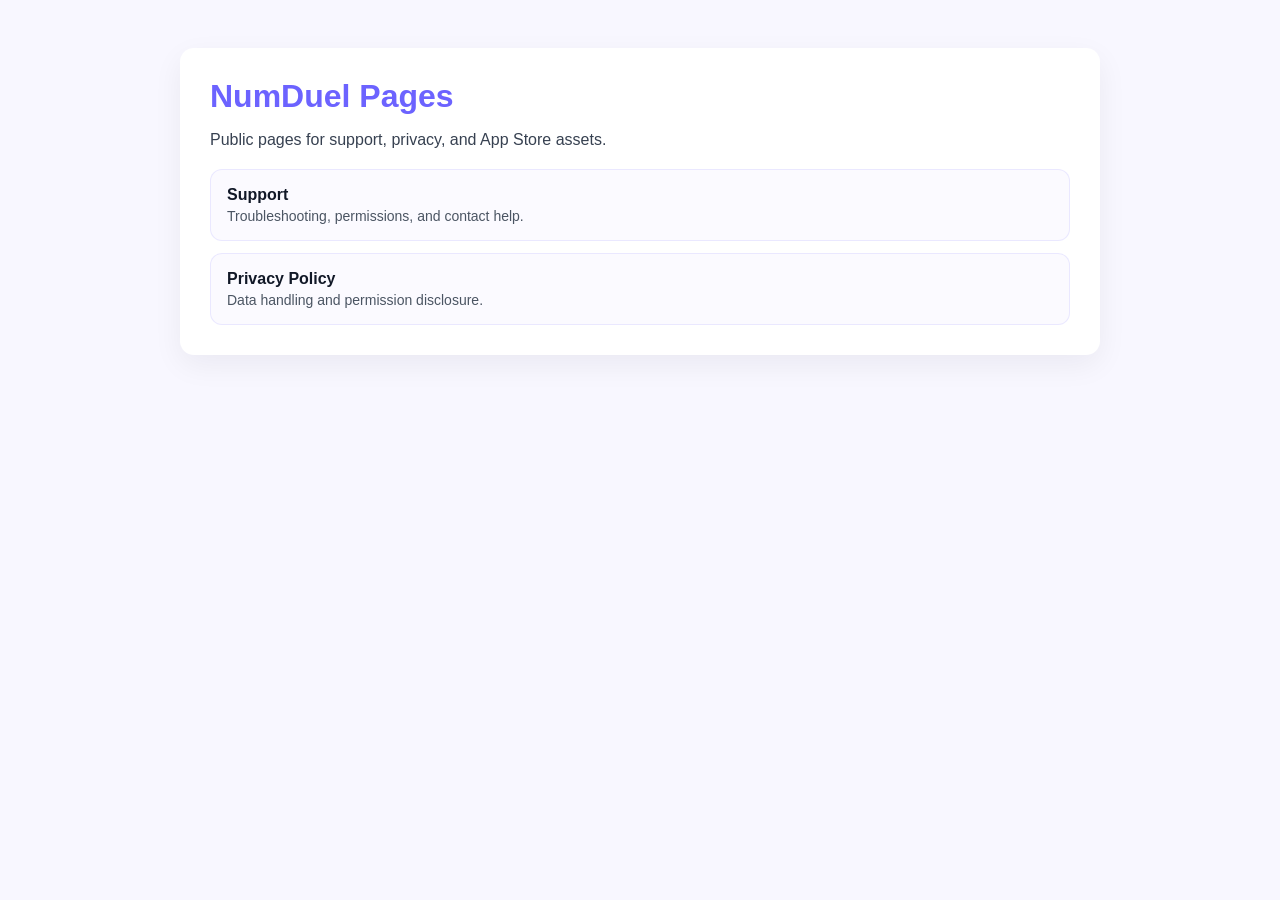
<file: out/index.html>
<!doctype html>
<html lang="en">
<head>
  <meta charset="utf-8" />
  <meta name="viewport" content="width=device-width,initial-scale=1" />
  <title>NumDuel Docs</title>
  <style>
    body { font-family: -apple-system, BlinkMacSystemFont, "Segoe UI", Roboto, "Helvetica Neue", Arial; background:#F8F7FF; color:#0F1724; margin:0; }
    .wrap { max-width: 860px; margin: 48px auto; background:#fff; border-radius:14px; box-shadow:0 10px 30px rgba(16,24,40,0.06); padding: 30px; }
    h1 { margin:0 0 8px; color:#6C63FF; }
    p { color:#374151; }
    .grid { display:grid; gap:12px; margin-top:20px; }
    a.card { text-decoration:none; color:inherit; border:1px solid rgba(108,99,255,0.12); border-radius:12px; padding:16px; display:block; background:#FBFAFF; }
    a.card:hover { border-color:#6C63FF; }
    .title { font-weight:700; color:#111827; }
    .sub { color:#4B5563; margin-top:4px; font-size:14px; }
  </style>
</head>
<body>
  <main class="wrap">
    <h1>NumDuel Pages</h1>
    <p>Public pages for support, privacy, and App Store assets.</p>

    <div class="grid">
      <a class="card" href="./support.html">
        <div class="title">Support</div>
        <div class="sub">Troubleshooting, permissions, and contact help.</div>
      </a>

      <a class="card" href="./privacy.html">
        <div class="title">Privacy Policy</div>
        <div class="sub">Data handling and permission disclosure.</div>
      </a>

      <!-- <a class="card" href="./screenshots/">
        <div class="title">Screenshot Mockups</div>
        <div class="sub">HTML templates and export instructions for store screenshots.</div>
      </a> -->
    </div>
  </main>
</body>
</html>
</file>
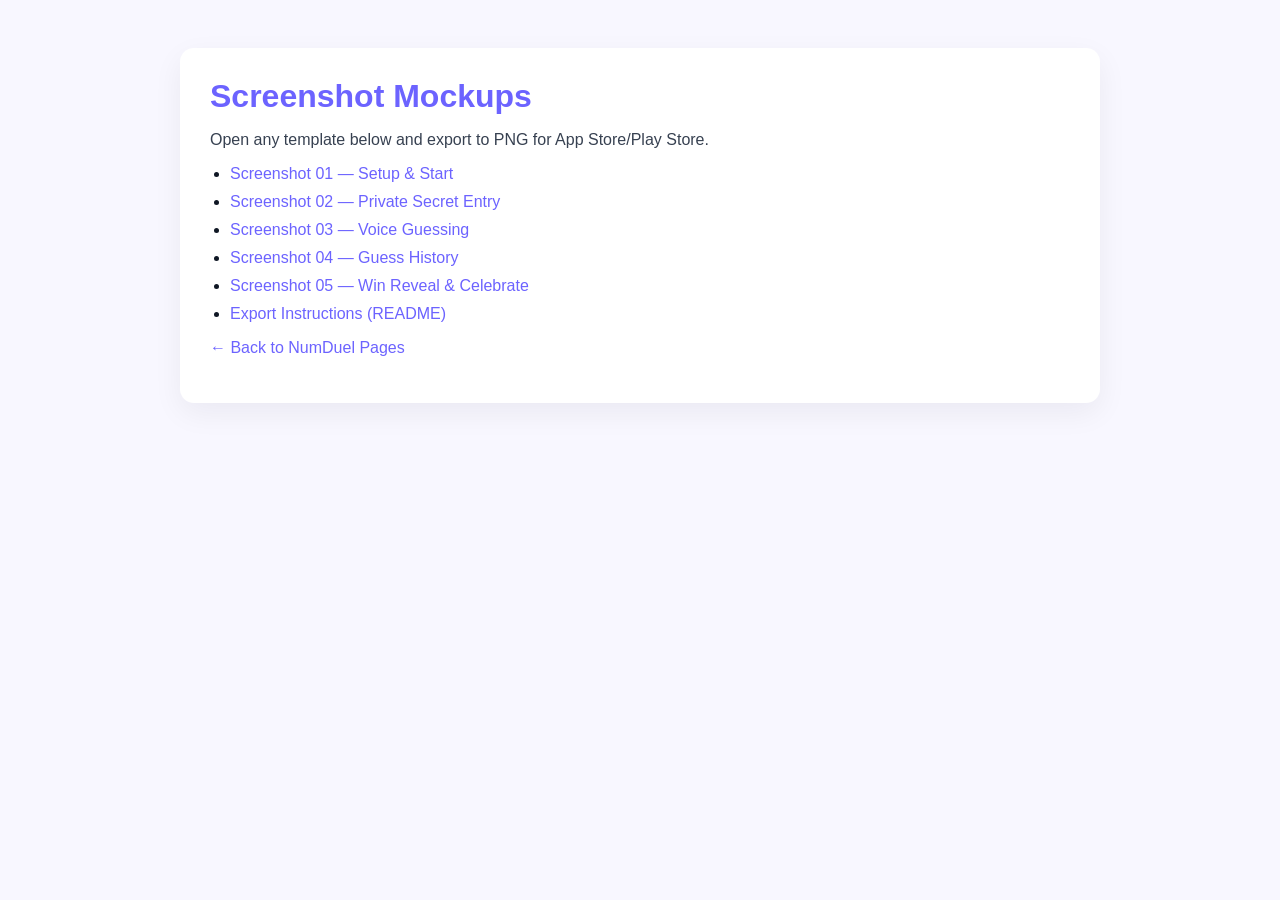
<file: out/screenshots/index.html>
<!doctype html>
<html lang="en">
<head>
  <meta charset="utf-8" />
  <meta name="viewport" content="width=device-width,initial-scale=1" />
  <title>NumDuel Screenshot Mockups</title>
  <style>
    body { font-family: -apple-system, BlinkMacSystemFont, "Segoe UI", Roboto, "Helvetica Neue", Arial; background:#F8F7FF; color:#0F1724; margin:0; }
    .wrap { max-width: 860px; margin: 48px auto; background:#fff; border-radius:14px; box-shadow:0 10px 30px rgba(16,24,40,0.06); padding: 30px; }
    h1 { margin:0 0 8px; color:#6C63FF; }
    p { color:#374151; }
    ul { padding-left: 20px; }
    li { margin: 10px 0; }
    a { color:#6C63FF; text-decoration:none; }
    a:hover { text-decoration:underline; }
  </style>
</head>
<body>
  <main class="wrap">
    <h1>Screenshot Mockups</h1>
    <p>Open any template below and export to PNG for App Store/Play Store.</p>
    <ul>
      <li><a href="./screenshot_01_setup.html">Screenshot 01 — Setup & Start</a></li>
      <li><a href="./screenshot_02_secret.html">Screenshot 02 — Private Secret Entry</a></li>
      <li><a href="./screenshot_03_voice.html">Screenshot 03 — Voice Guessing</a></li>
      <li><a href="./screenshot_04_history.html">Screenshot 04 — Guess History</a></li>
      <li><a href="./screenshot_05_win.html">Screenshot 05 — Win Reveal & Celebrate</a></li>
      <li><a href="./README.md">Export Instructions (README)</a></li>
    </ul>
    <p><a href="../index.html">← Back to NumDuel Pages</a></p>
  </main>
</body>
</html>
</file>
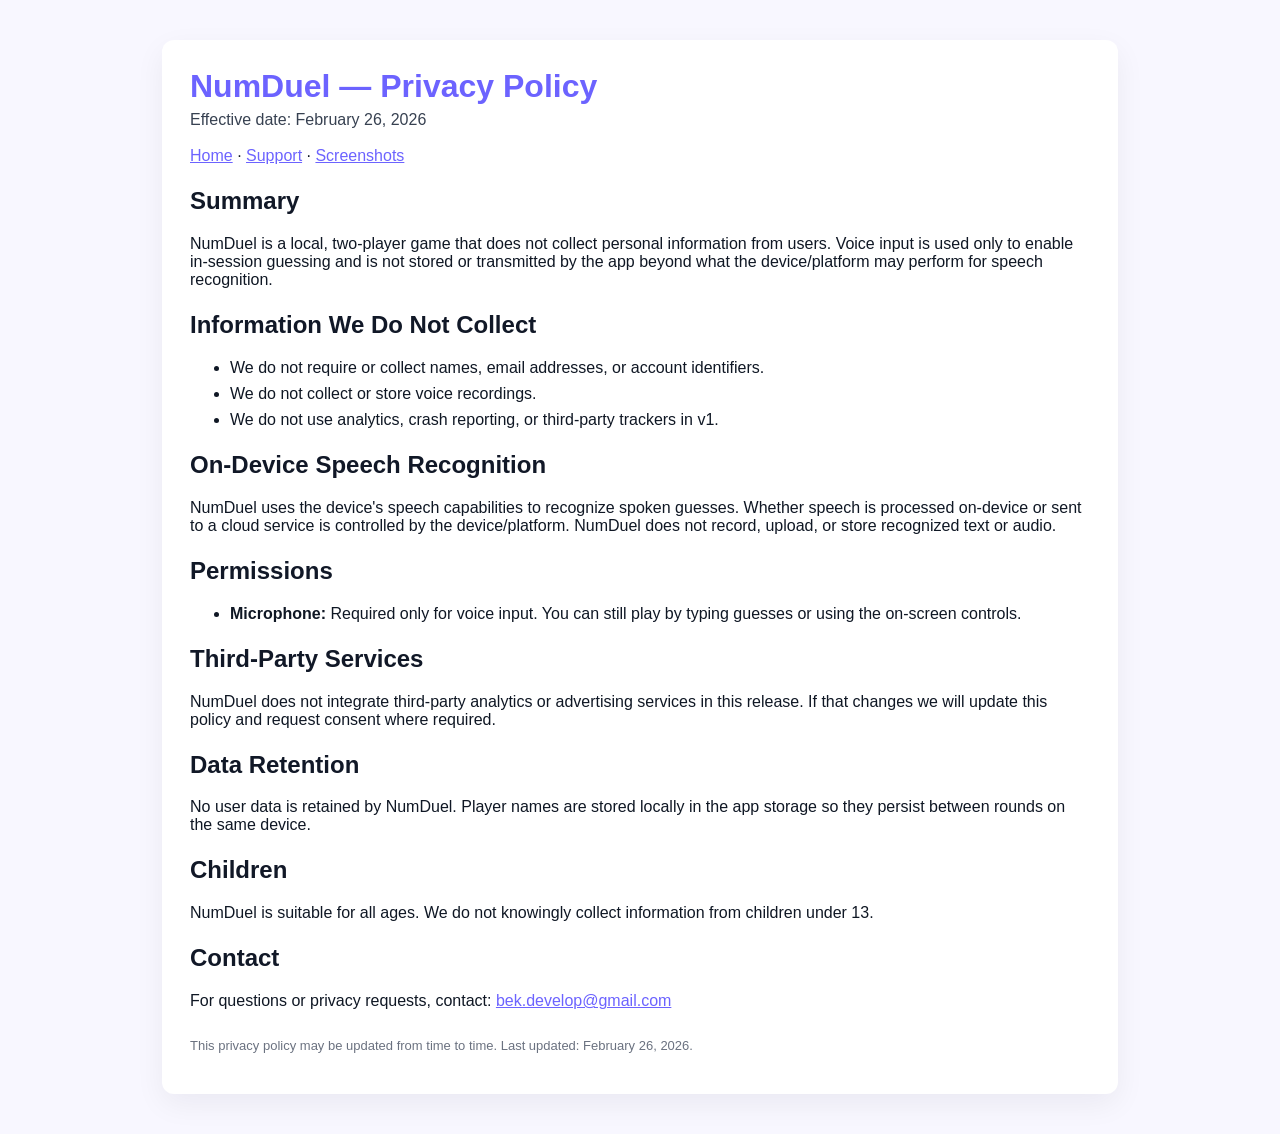
<file: out/privacy.html>
<!doctype html>
<html lang="en">
<head>
  <meta charset="utf-8">
  <meta name="viewport" content="width=device-width,initial-scale=1">
  <title>NumDuel — Privacy Policy</title>
  <style>
    body { font-family: -apple-system, BlinkMacSystemFont, "Segoe UI", Roboto, "Helvetica Neue", Arial; background:#F8F7FF; color:#0F1724; margin:0; padding:0; }
    .container { max-width:900px; margin:40px auto; background:#fff; border-radius:12px; box-shadow:0 10px 30px rgba(16,24,40,0.06); padding:28px; }
    h1 { margin:0 0 6px; color:#6C63FF; }
    p.lead { margin:0 0 18px; color:#374151; }
    h2 { color:#111827; margin-top:22px; }
    ul { margin-top:8px; }
    li { margin:8px 0; }
    footer { margin-top:28px; font-size:13px; color:#6B7280; }
    a { color:#6C63FF; }
  </style>
</head>
<body>
  <div class="container">
    <h1>NumDuel — Privacy Policy</h1>
    <p class="lead">Effective date: February 26, 2026</p>
    <p><a href="./index.html">Home</a> · <a href="./support.html">Support</a> · <a href="./screenshots/index.html">Screenshots</a></p>

    <h2>Summary</h2>
    <p>NumDuel is a local, two-player game that does not collect personal information from users. Voice input is used only to enable in-session guessing and is not stored or transmitted by the app beyond what the device/platform may perform for speech recognition.</p>

    <h2>Information We Do Not Collect</h2>
    <ul>
      <li>We do not require or collect names, email addresses, or account identifiers.</li>
      <li>We do not collect or store voice recordings.</li>
      <li>We do not use analytics, crash reporting, or third-party trackers in v1.</li>
    </ul>

    <h2>On-Device Speech Recognition</h2>
    <p>NumDuel uses the device's speech capabilities to recognize spoken guesses. Whether speech is processed on-device or sent to a cloud service is controlled by the device/platform. NumDuel does not record, upload, or store recognized text or audio.</p>

    <h2>Permissions</h2>
    <ul>
      <li><strong>Microphone:</strong> Required only for voice input. You can still play by typing guesses or using the on-screen controls.</li>
    </ul>

    <h2>Third-Party Services</h2>
    <p>NumDuel does not integrate third-party analytics or advertising services in this release. If that changes we will update this policy and request consent where required.</p>

    <h2>Data Retention</h2>
    <p>No user data is retained by NumDuel. Player names are stored locally in the app storage so they persist between rounds on the same device.</p>

    <h2>Children</h2>
    <p>NumDuel is suitable for all ages. We do not knowingly collect information from children under 13.</p>

    <h2>Contact</h2>
    <p>For questions or privacy requests, contact: <a href="mailto:bek.develop@gmail.com">bek.develop@gmail.com</a></p>

    <footer>
      <p>This privacy policy may be updated from time to time. Last updated: February 26, 2026.</p>
    </footer>
  </div>
</body>
</html>
</file>
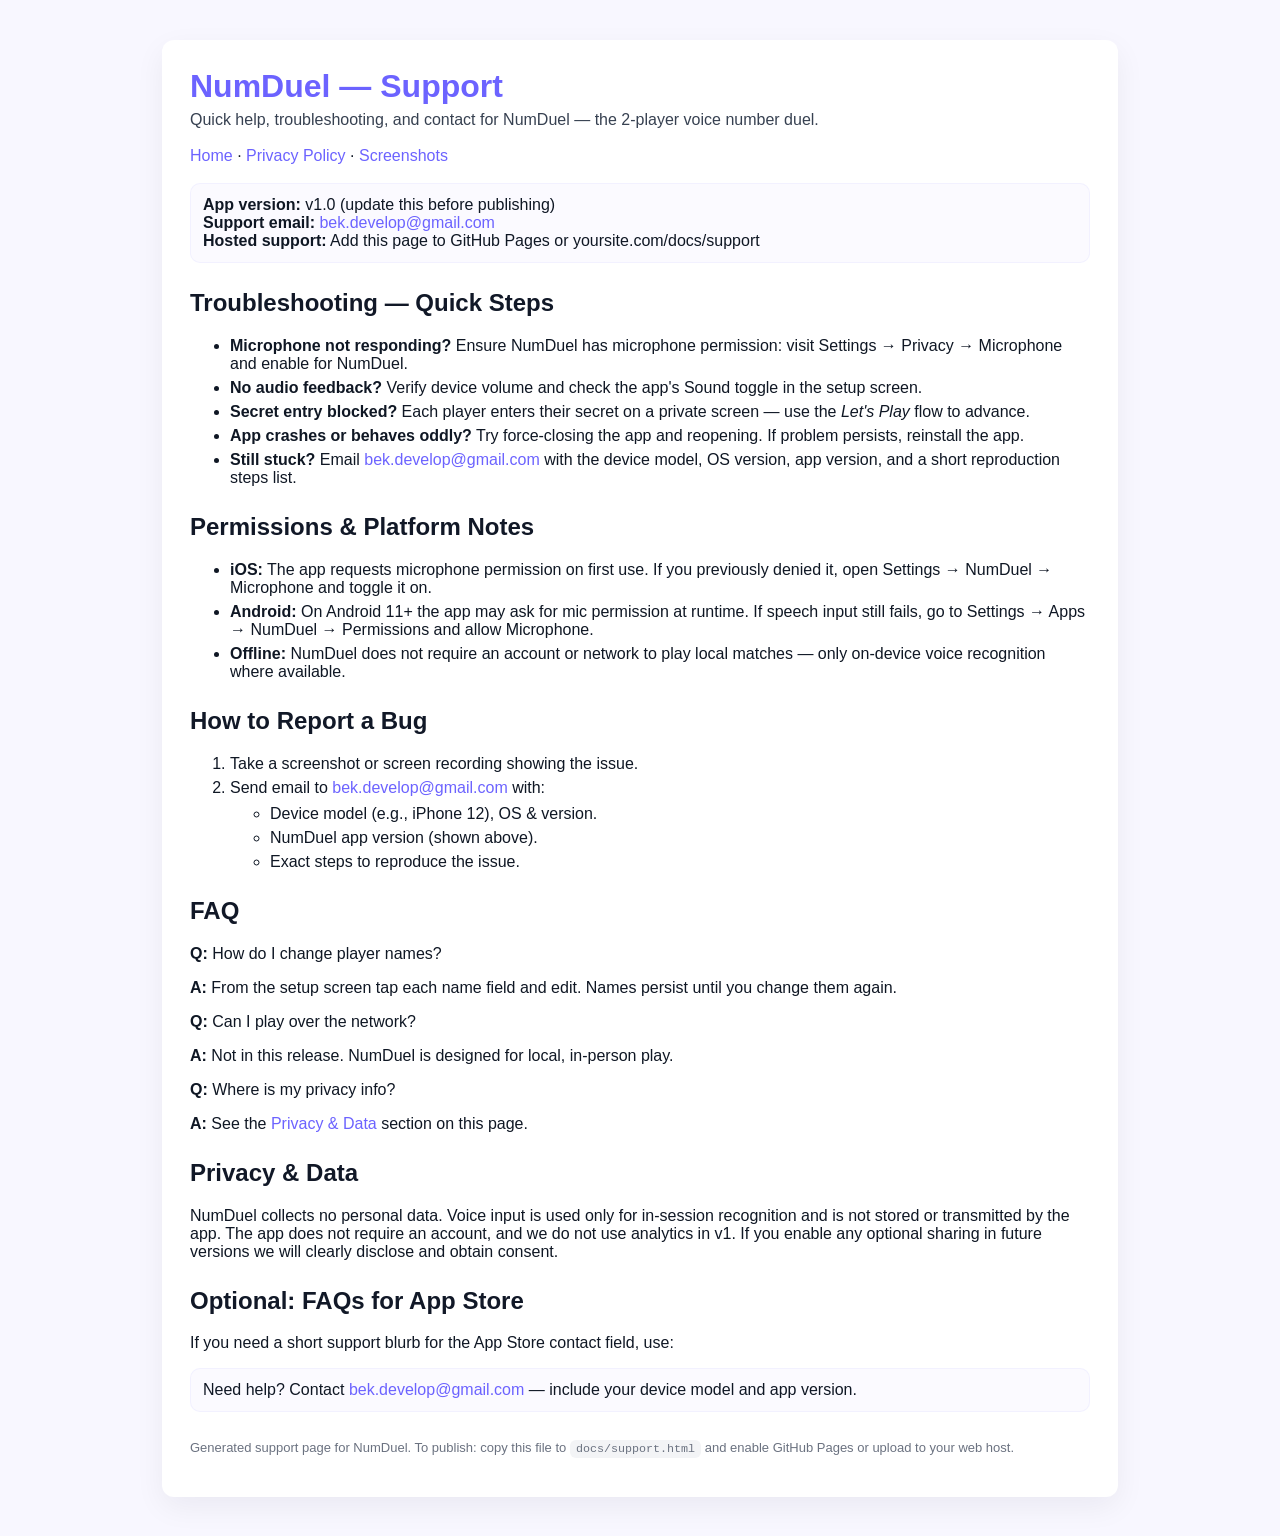
<file: out/support.html>
<!doctype html>
<html lang="en">
<head>
  <meta charset="utf-8">
  <meta name="viewport" content="width=device-width,initial-scale=1">
  <title>NumDuel — Support</title>
  <style>
    body { font-family: -apple-system, BlinkMacSystemFont, "Segoe UI", Roboto, "Helvetica Neue", Arial; background:#F8F7FF; color:#0F1724; margin:0; padding:0; }
    .container { max-width:900px; margin:40px auto; background:#fff; border-radius:12px; box-shadow:0 10px 30px rgba(16,24,40,0.06); padding:28px; }
    h1 { margin:0 0 6px; color:#6C63FF; }
    p.lead { margin:0 0 18px; color:#374151; }
    h2 { color:#111827; margin-top:26px; }
    ul { margin-top:8px; }
    li { margin:6px 0; }
    code { background:#F3F4F6; padding:2px 6px; border-radius:6px; font-size:90%; }
    .section { margin-top:18px; }
    .faq q { color:#374151; }
    footer { margin-top:28px; font-size:13px; color:#6B7280; }
    a { color:#6C63FF; text-decoration:none; }
    a:hover { text-decoration:underline; }
    .box { background:#FBFAFF; border:1px solid rgba(108,99,255,0.06); padding:12px; border-radius:10px; }
  </style>
</head>
<body>
  <div class="container">
    <header>
      <h1>NumDuel — Support</h1>
      <p class="lead">Quick help, troubleshooting, and contact for NumDuel — the 2-player voice number duel.</p>
      <p><a href="./index.html">Home</a> · <a href="./privacy.html">Privacy Policy</a> · <a href="./screenshots/index.html">Screenshots</a></p>
    </header>

    <section class="section box">
      <strong>App version:</strong> v1.0 (update this before publishing)<br>
      <strong>Support email:</strong> <a href="mailto:bek.develop@gmail.com">bek.develop@gmail.com</a><br>
      <strong>Hosted support:</strong> Add this page to GitHub Pages or yoursite.com/docs/support
    </section>

    <h2>Troubleshooting — Quick Steps</h2>
    <ul>
      <li><strong>Microphone not responding?</strong> Ensure NumDuel has microphone permission: visit Settings → Privacy → Microphone and enable for NumDuel.</li>
      <li><strong>No audio feedback?</strong> Verify device volume and check the app's Sound toggle in the setup screen.</li>
      <li><strong>Secret entry blocked?</strong> Each player enters their secret on a private screen — use the <em>Let's Play</em> flow to advance.</li>
      <li><strong>App crashes or behaves oddly?</strong> Try force-closing the app and reopening. If problem persists, reinstall the app.</li>
      <li><strong>Still stuck?</strong> Email <a href="mailto:bek.develop@gmail.com">bek.develop@gmail.com</a> with the device model, OS version, app version, and a short reproduction steps list.</li>
    </ul>

    <h2>Permissions & Platform Notes</h2>
    <ul>
      <li><strong>iOS:</strong> The app requests microphone permission on first use. If you previously denied it, open Settings → NumDuel → Microphone and toggle it on.</li>
      <li><strong>Android:</strong> On Android 11+ the app may ask for mic permission at runtime. If speech input still fails, go to Settings → Apps → NumDuel → Permissions and allow Microphone.</li>
      <li><strong>Offline:</strong> NumDuel does not require an account or network to play local matches — only on-device voice recognition where available.</li>
    </ul>

    <h2>How to Report a Bug</h2>
    <ol>
      <li>Take a screenshot or screen recording showing the issue.</li>
      <li>Send email to <a href="mailto:bek.develop@gmail.com">bek.develop@gmail.com</a> with:</li>
      <ul>
        <li>Device model (e.g., iPhone 12), OS & version.</li>
        <li>NumDuel app version (shown above).</li>
        <li>Exact steps to reproduce the issue.</li>
      </ul>
    </ol>

    <h2 class="faq">FAQ</h2>
    <div class="faq">
      <p><strong>Q:</strong> How do I change player names?</p>
      <p><strong>A:</strong> From the setup screen tap each name field and edit. Names persist until you change them again.</p>

      <p><strong>Q:</strong> Can I play over the network?</p>
      <p><strong>A:</strong> Not in this release. NumDuel is designed for local, in-person play.</p>

      <p><strong>Q:</strong> Where is my privacy info?</p>
      <p><strong>A:</strong> See the <a href="#privacy">Privacy & Data</a> section on this page.</p>
    </div>

    <h2 id="privacy">Privacy & Data</h2>
    <p>NumDuel collects no personal data. Voice input is used only for in-session recognition and is not stored or transmitted by the app. The app does not require an account, and we do not use analytics in v1. If you enable any optional sharing in future versions we will clearly disclose and obtain consent.</p>

    <h2>Optional: FAQs for App Store</h2>
    <p>If you need a short support blurb for the App Store contact field, use:</p>
    <div class="box">Need help? Contact <a href="mailto:bek.develop@gmail.com">bek.develop@gmail.com</a> — include your device model and app version.</div>

    <footer>
      <p>Generated support page for NumDuel. To publish: copy this file to <code>docs/support.html</code> and enable GitHub Pages or upload to your web host.</p>
    </footer>
  </div>
</body>
</html>
</file>
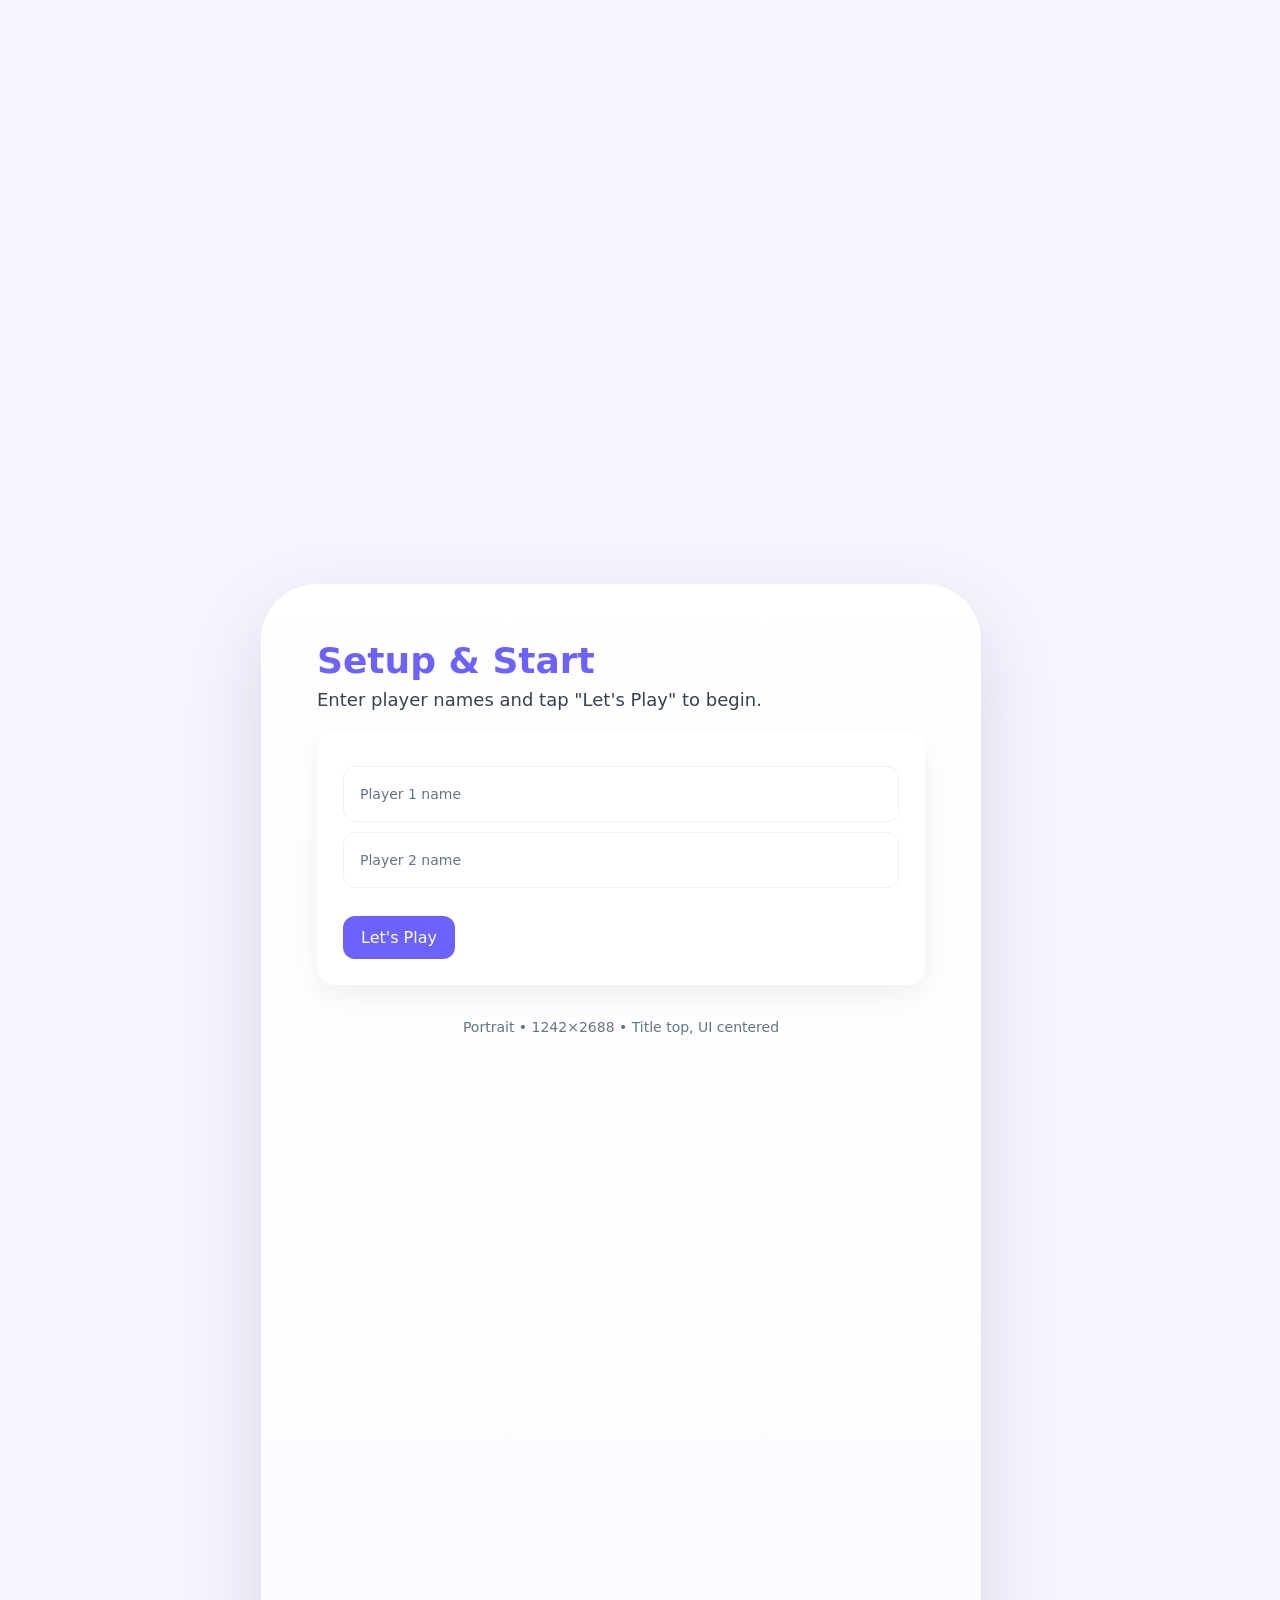
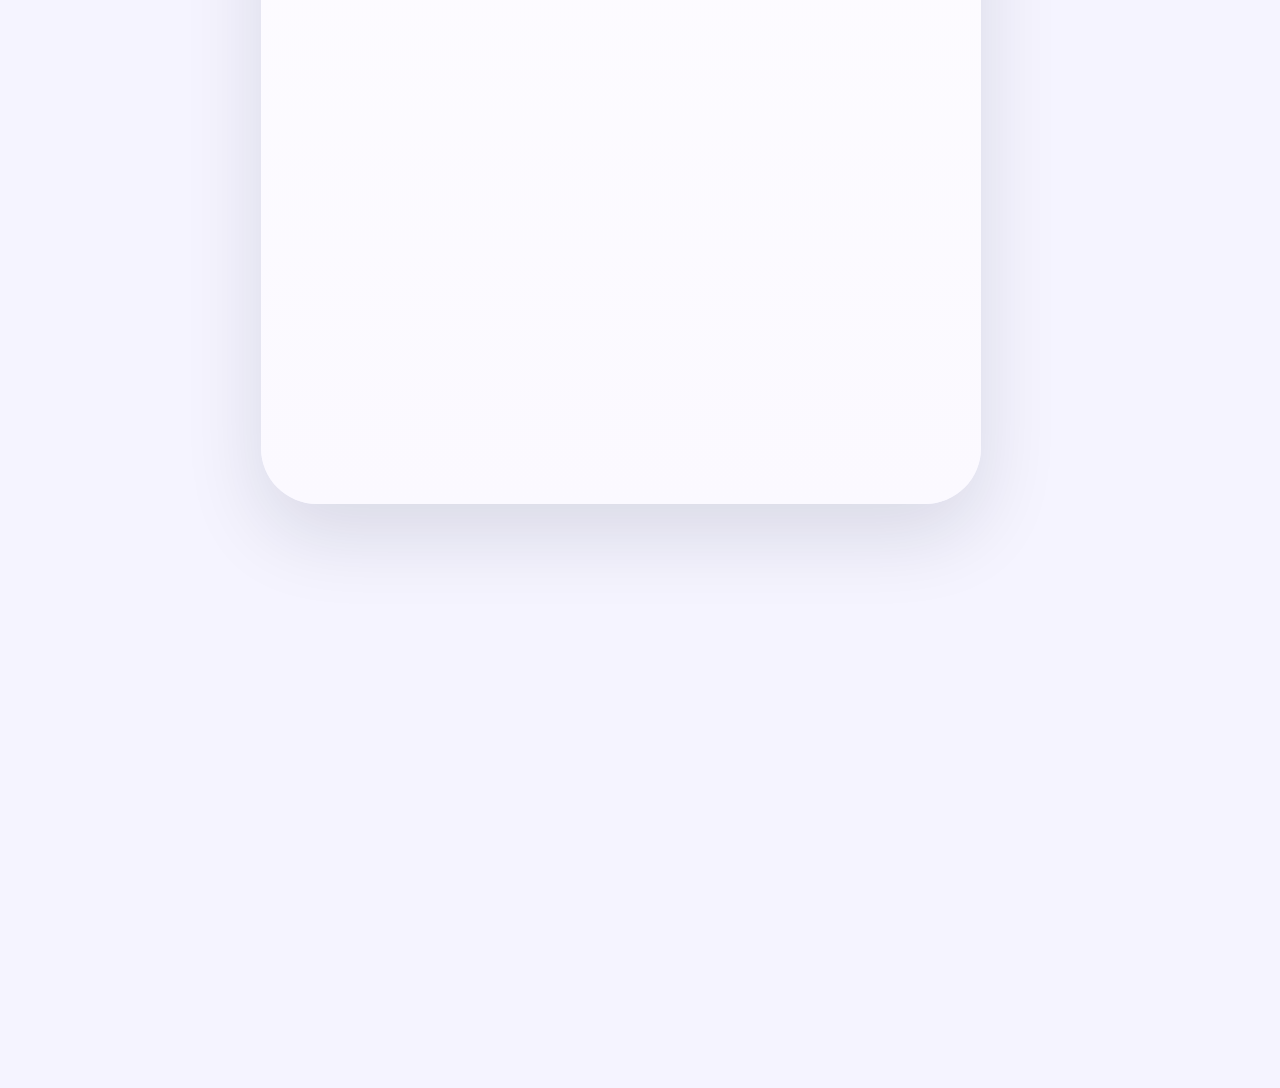
<file: out/screenshots/screenshot_01_setup.html>
<!doctype html>
<html>
<head>
  <meta charset="utf-8">
  <meta name="viewport" content="width=device-width,initial-scale=1">
  <title>NumDuel — Setup</title>
  <link rel="stylesheet" href="styles.css">
</head>
<body>
  <div class="frame">
    <div class="phone">
      <header>
        <h1>Setup & Start</h1>
        <p class="subtitle">Enter player names and tap "Let's Play" to begin.</p>
      </header>
      <div class="card">
        <div class="field"><span class="muted">Player 1 name</span></div>
        <div class="field"><span class="muted">Player 2 name</span></div>
        <div style="height:18px"></div>
        <a class="btn" href="#">Let's Play</a>
      </div>
      <div style="height:20px"></div>
      <p class="muted">Portrait • 1242×2688 • Title top, UI centered</p>
    </div>
  </div>
</body>
</html>
</file>
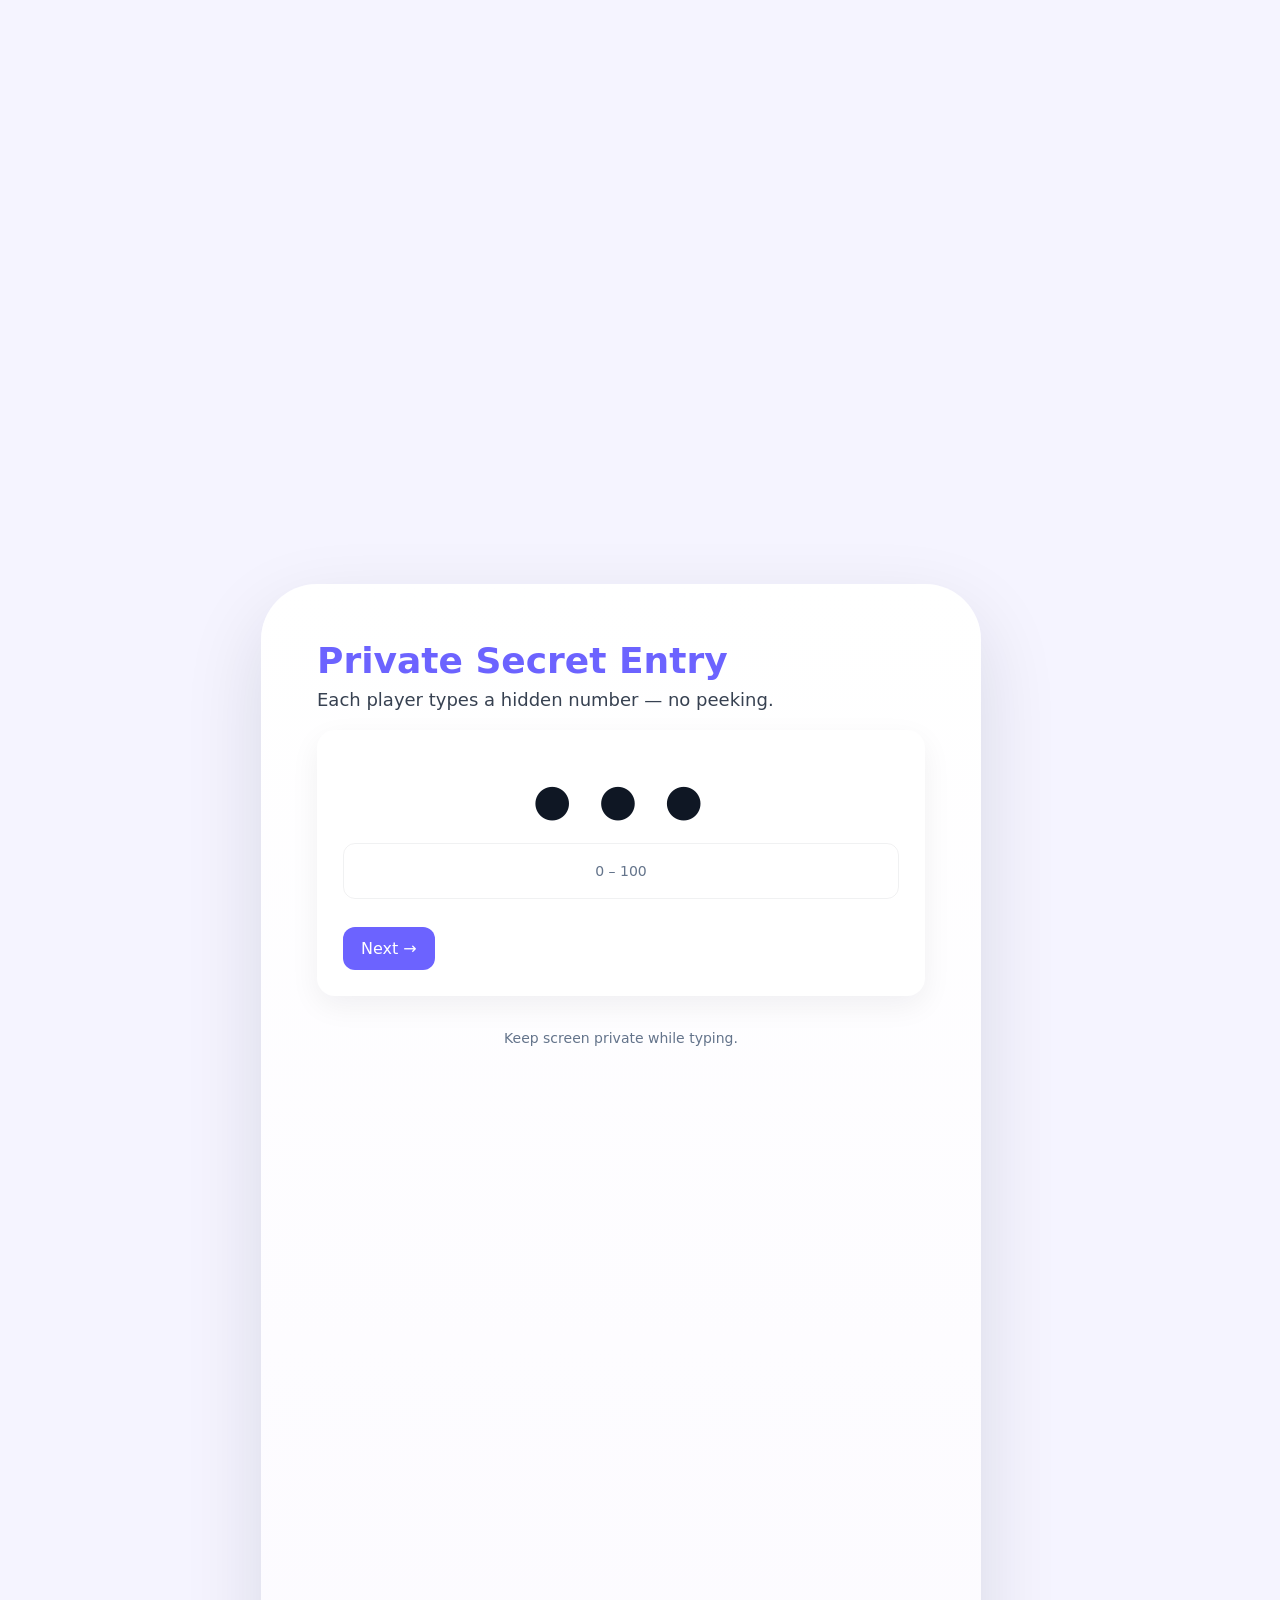
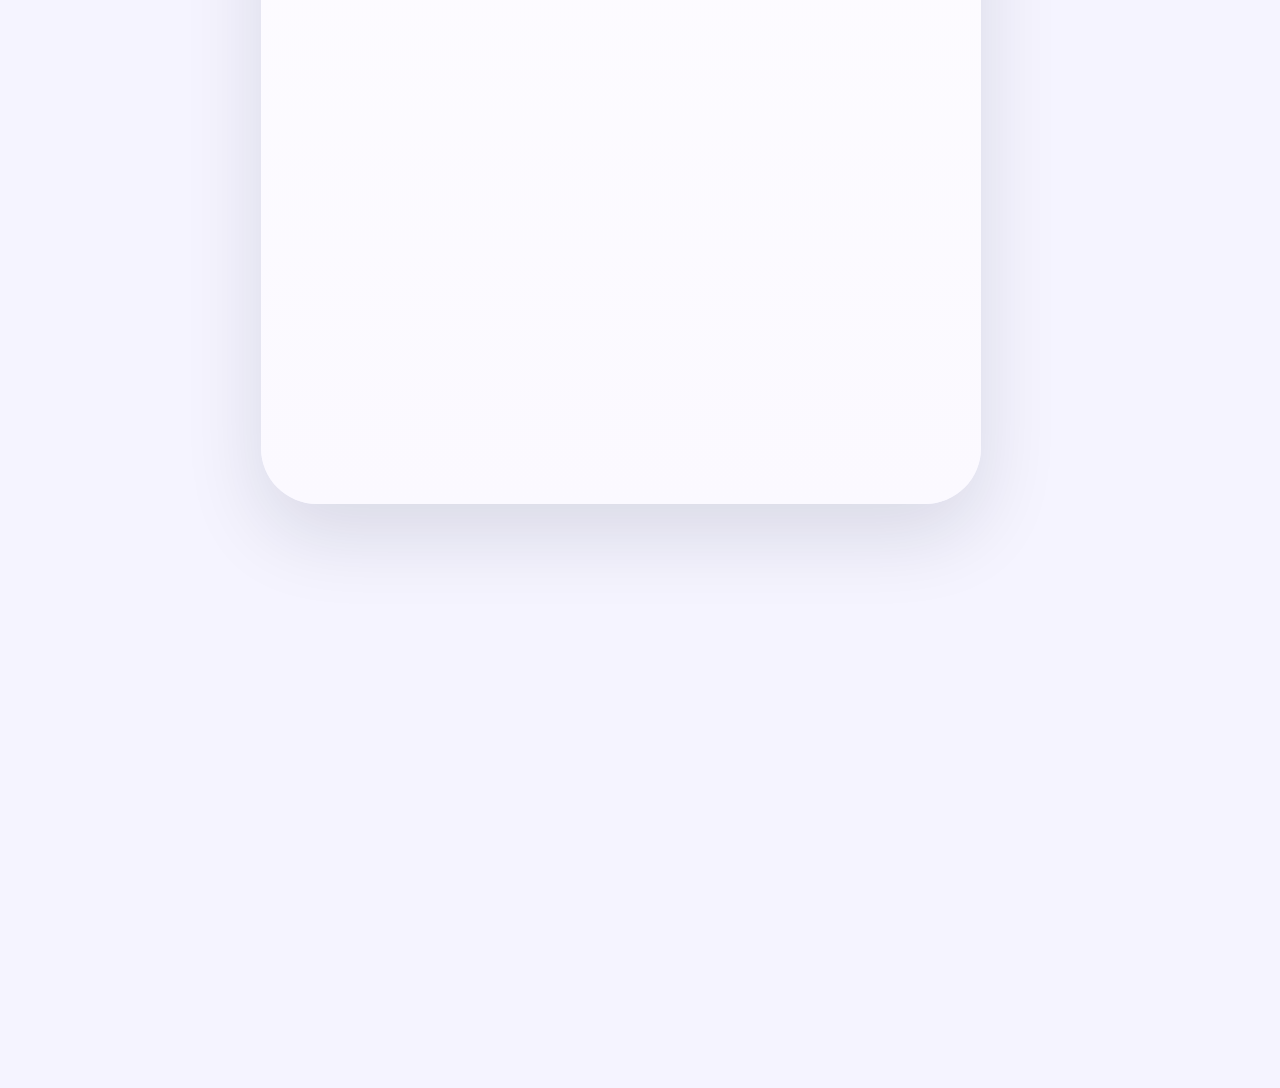
<file: out/screenshots/screenshot_02_secret.html>
<!doctype html>
<html>
<head>
  <meta charset="utf-8">
  <meta name="viewport" content="width=device-width,initial-scale=1">
  <title>NumDuel — Secret Entry</title>
  <link rel="stylesheet" href="styles.css">
</head>
<body>
  <div class="frame">
    <div class="phone">
      <header>
        <h1>Private Secret Entry</h1>
        <p class="subtitle">Each player types a hidden number — no peeking.</p>
      </header>
      <div class="card">
        <div style="text-align:center;margin:18px 0"><div class="big">● ● ●</div></div>
        <div class="field" style="justify-content:center"><span class="muted">0 – 100</span></div>
        <div style="height:18px"></div>
        <a class="btn" href="#">Next →</a>
      </div>
      <div style="height:20px"></div>
      <p class="muted">Keep screen private while typing.</p>
    </div>
  </div>
</body>
</html>
</file>
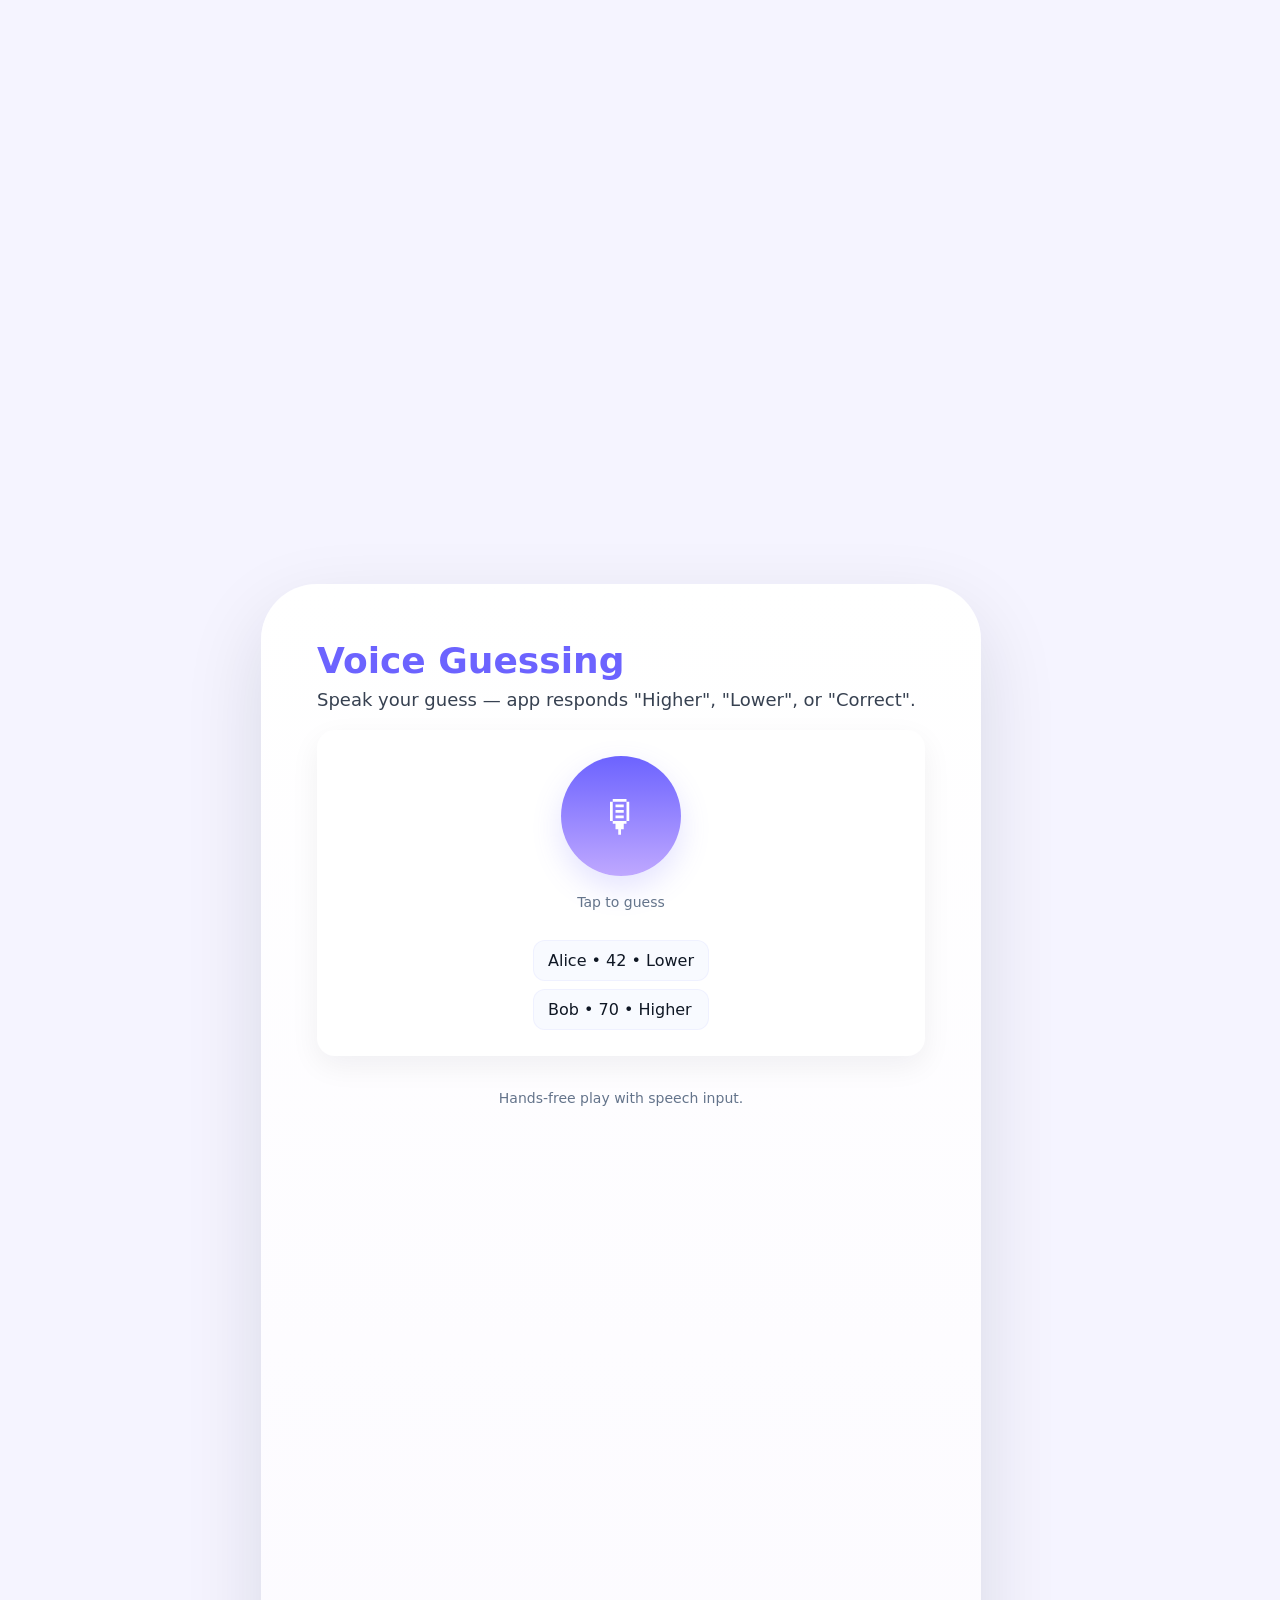
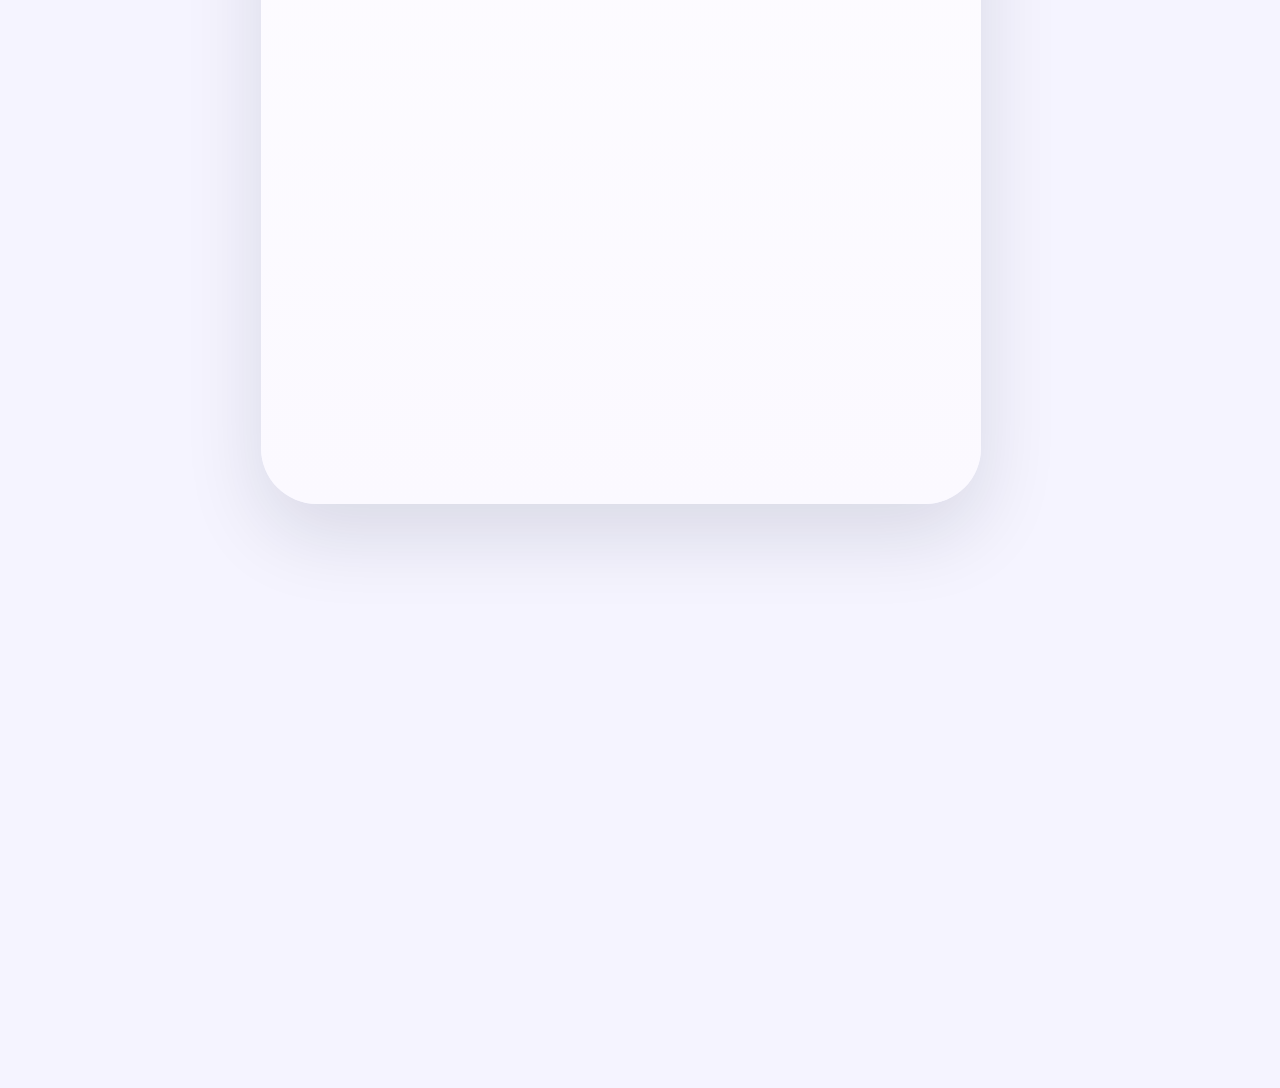
<file: out/screenshots/screenshot_03_voice.html>
<!doctype html>
<html>
<head>
  <meta charset="utf-8">
  <meta name="viewport" content="width=device-width,initial-scale=1">
  <title>NumDuel — Voice Guessing</title>
  <link rel="stylesheet" href="styles.css">
</head>
<body>
  <div class="frame">
    <div class="phone">
      <header>
        <h1>Voice Guessing</h1>
        <p class="subtitle">Speak your guess — app responds "Higher", "Lower", or "Correct".</p>
      </header>
      <div class="card" style="display:flex;flex-direction:column;align-items:center;gap:18px">
        <div class="mic">🎙</div>
        <div class="muted">Tap to guess</div>
        <div class="history">
          <div class="guess">Alice • 42 • Lower</div>
          <div class="guess">Bob • 70 • Higher</div>
        </div>
      </div>
      <div style="height:20px"></div>
      <p class="muted">Hands-free play with speech input.</p>
    </div>
  </div>
</body>
</html>
</file>
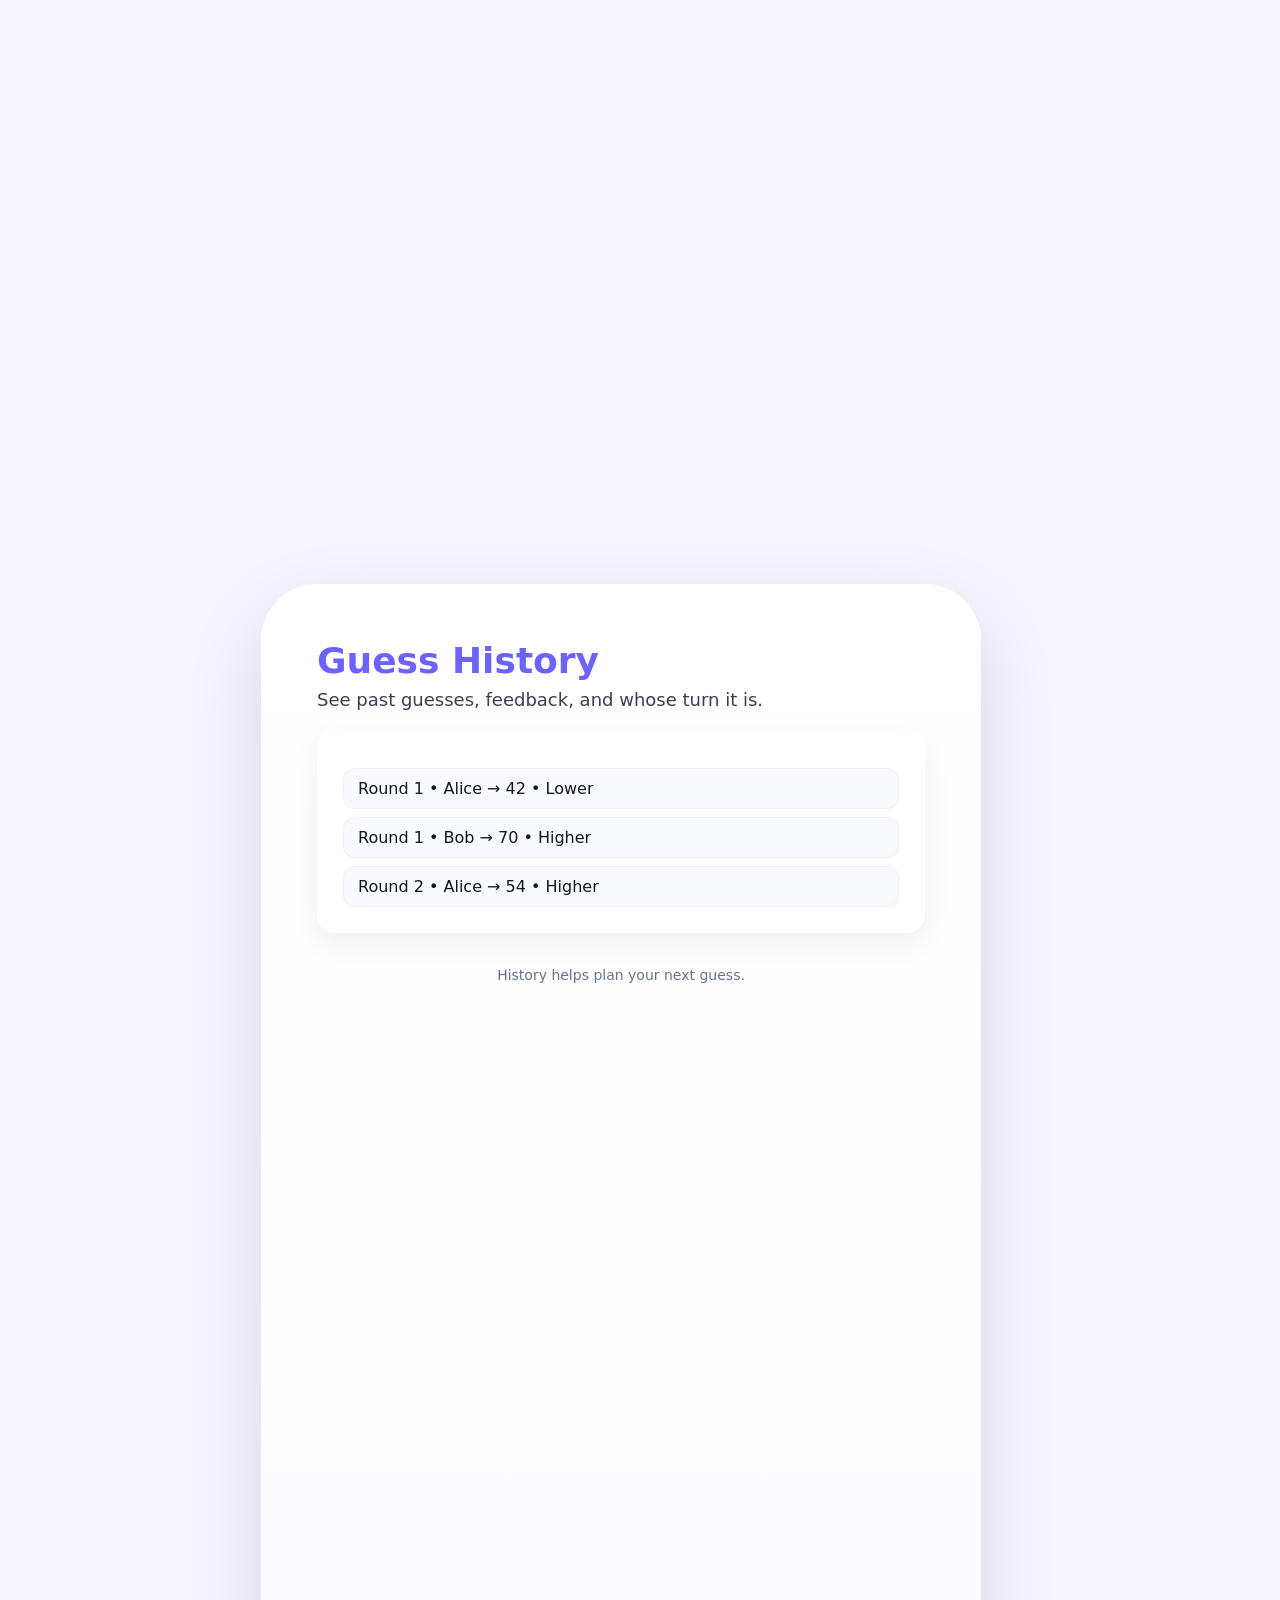
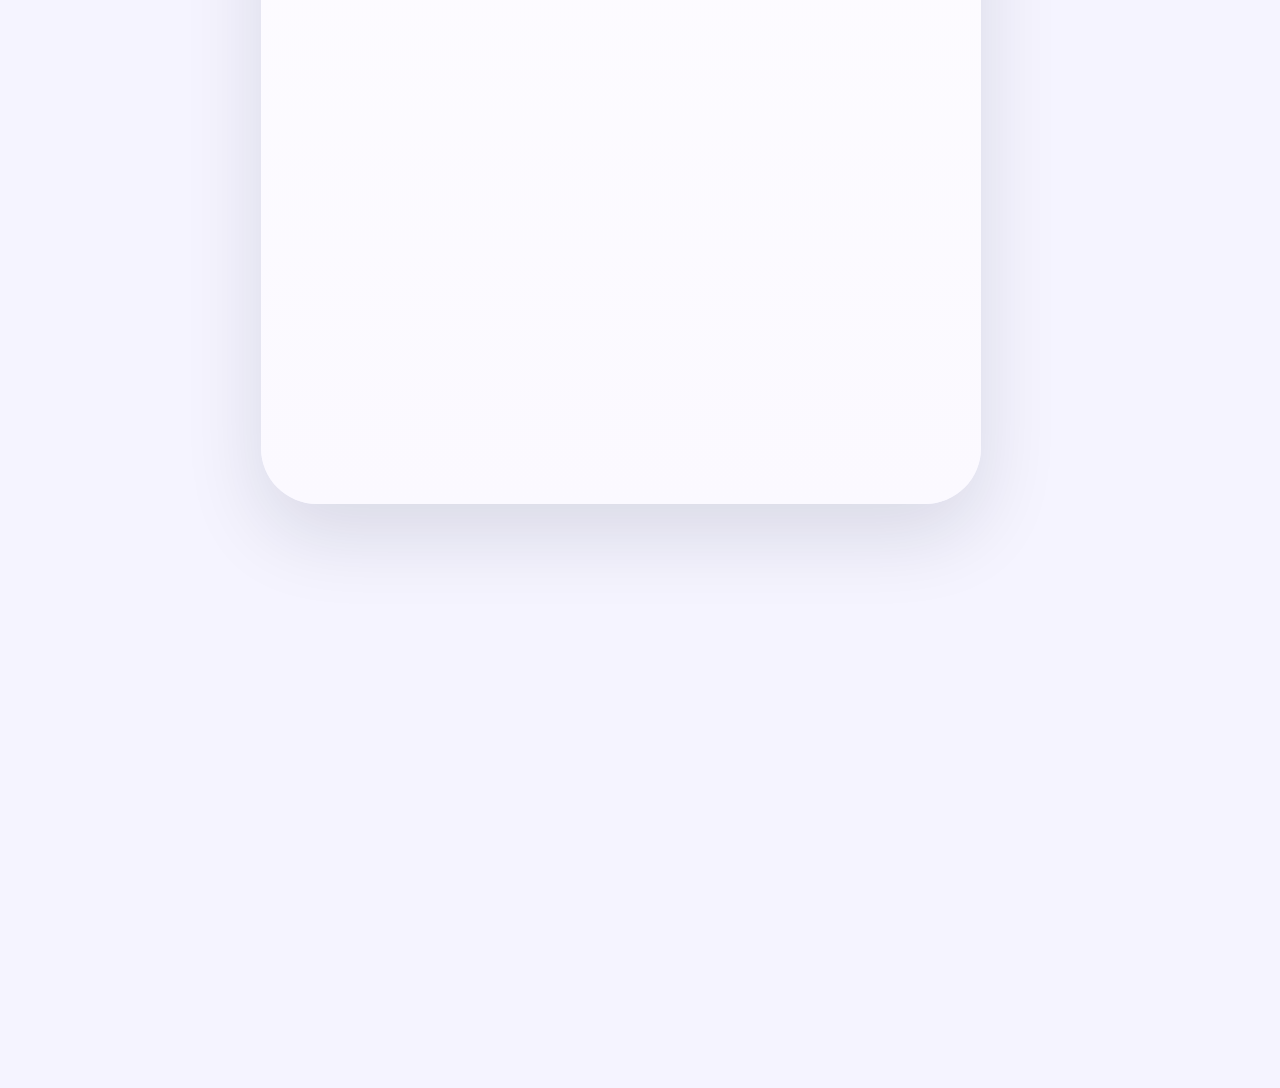
<file: out/screenshots/screenshot_04_history.html>
<!doctype html>
<html>
<head>
  <meta charset="utf-8">
  <meta name="viewport" content="width=device-width,initial-scale=1">
  <title>NumDuel — Guess History</title>
  <link rel="stylesheet" href="styles.css">
</head>
<body>
  <div class="frame">
    <div class="phone">
      <header>
        <h1>Guess History</h1>
        <p class="subtitle">See past guesses, feedback, and whose turn it is.</p>
      </header>
      <div class="card">
        <div class="history">
          <div class="guess">Round 1 • Alice → 42 • Lower</div>
          <div class="guess">Round 1 • Bob → 70 • Higher</div>
          <div class="guess">Round 2 • Alice → 54 • Higher</div>
        </div>
      </div>
      <div style="height:20px"></div>
      <p class="muted">History helps plan your next guess.</p>
    </div>
  </div>
</body>
</html>
</file>
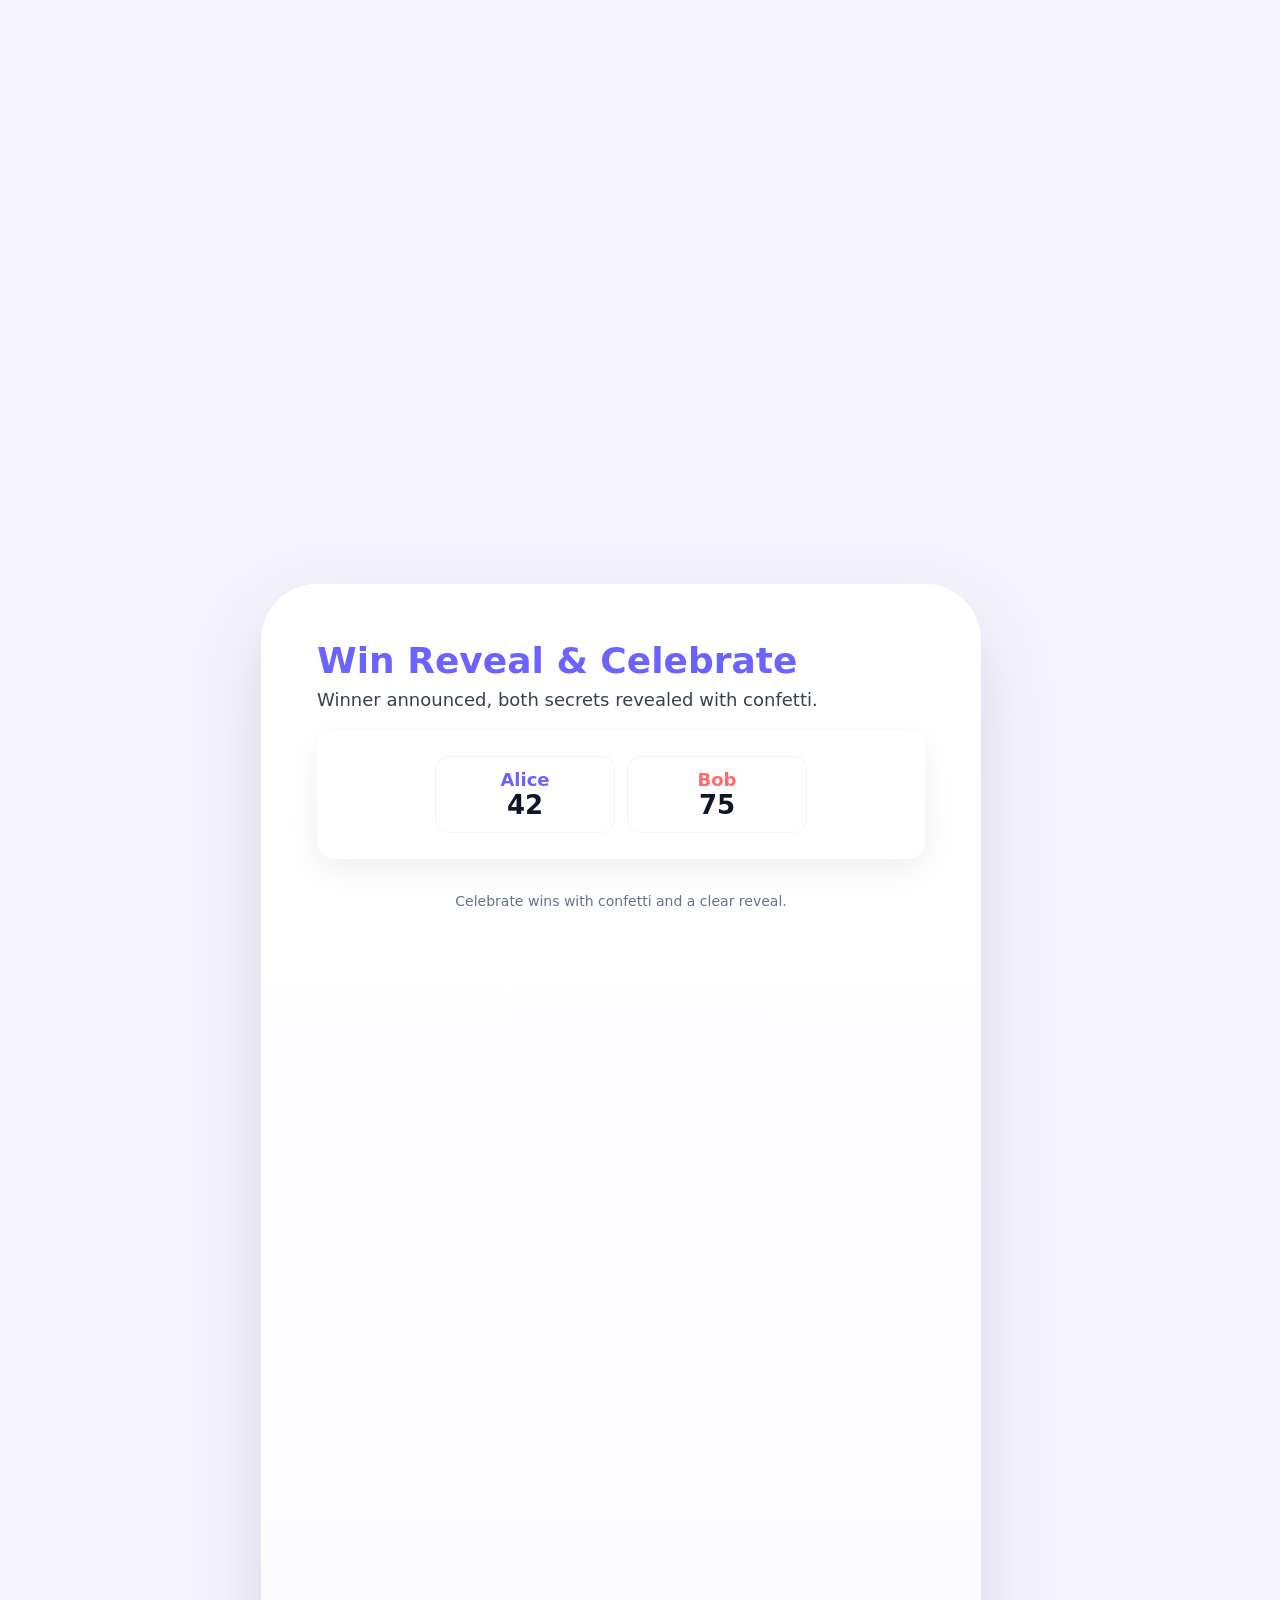
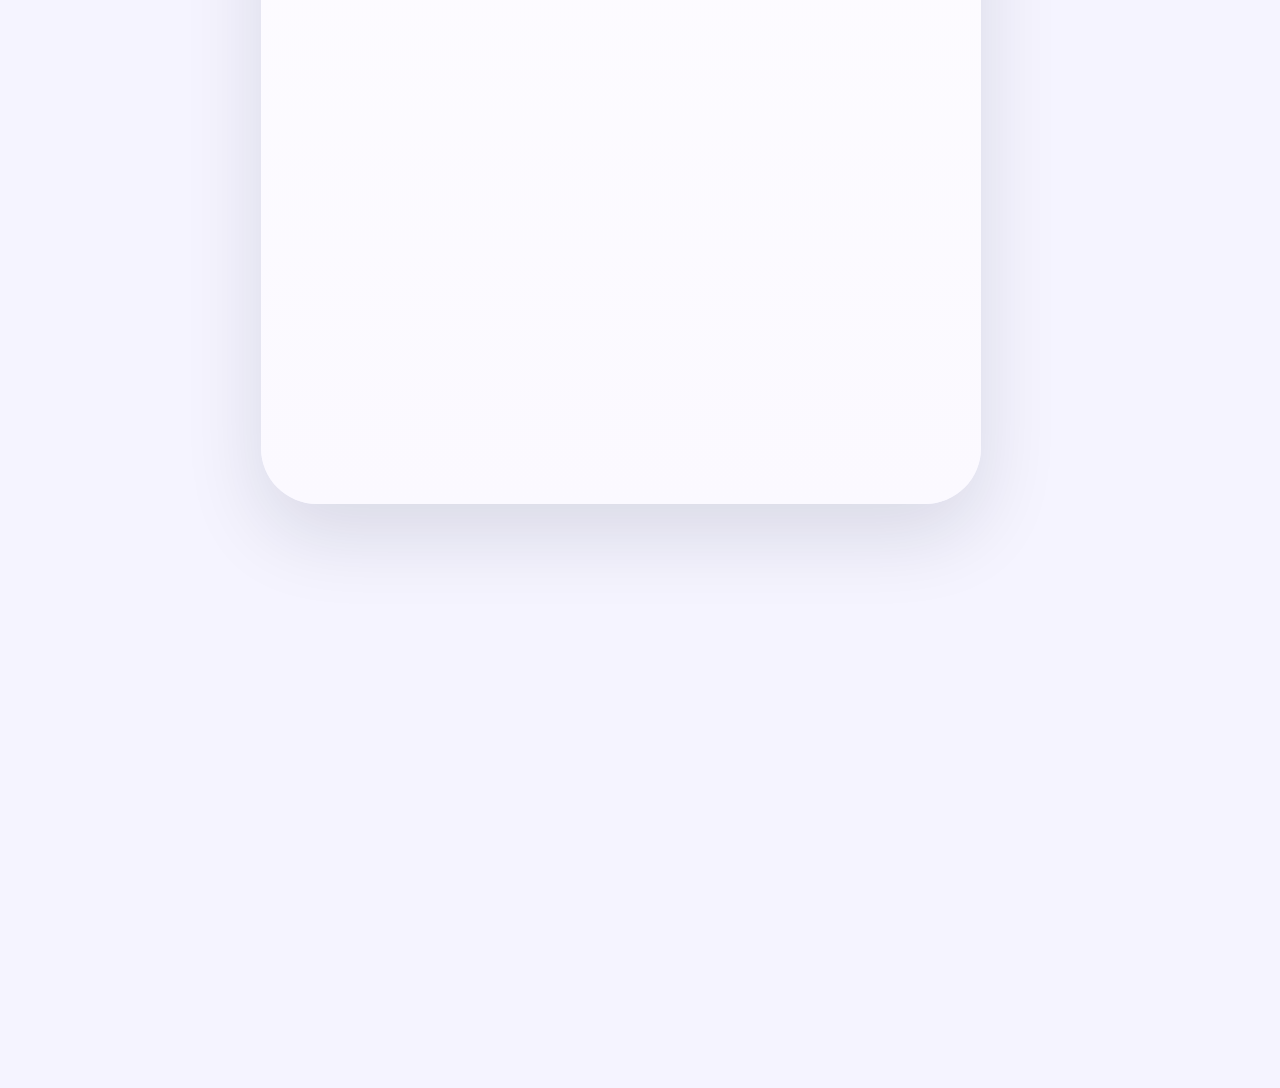
<file: out/screenshots/screenshot_05_win.html>
<!doctype html>
<html>
<head>
  <meta charset="utf-8">
  <meta name="viewport" content="width=device-width,initial-scale=1">
  <title>NumDuel — Win Reveal</title>
  <link rel="stylesheet" href="styles.css">
</head>
<body>
  <div class="frame">
    <div class="phone">
      <header>
        <h1>Win Reveal & Celebrate</h1>
        <p class="subtitle">Winner announced, both secrets revealed with confetti.</p>
      </header>
      <div class="card win">
        <div class="reveal">
          <div style="font-size:18px;color:#6C63FF;font-weight:700">Alice</div>
          <div style="font-size:26px;font-weight:800">42</div>
        </div>
        <div class="reveal">
          <div style="font-size:18px;color:#FF6B6B;font-weight:700">Bob</div>
          <div style="font-size:26px;font-weight:800">75</div>
        </div>
      </div>
      <div style="height:20px"></div>
      <p class="muted">Celebrate wins with confetti and a clear reveal.</p>
    </div>
  </div>
</body>
</html>
</file>
<file: out/screenshots/styles.css>
*{box-sizing:border-box}body{margin:0;background:#F5F4FF;font-family:Inter, system-ui, -apple-system, 'Segoe UI', Roboto, 'Helvetica Neue', Arial;color:#0F1724} .frame{width:1242px;height:2688px;padding:120px;display:flex;align-items:center;justify-content:center} .phone{width:720px;height:1520px;border-radius:56px;background:linear-gradient(180deg,#ffffff,#FBF9FF);box-shadow:0 30px 80px rgba(16,24,40,0.12);padding:56px;display:flex;flex-direction:column;align-items:center} header{width:100%;text-align:left} h1{font-size:36px;margin:0;color:#6C63FF} p.subtitle{margin:8px 0 20px;color:#374151;font-size:18px} .card{width:100%;background:#fff;border-radius:18px;padding:26px;box-shadow:0 10px 30px rgba(16,24,40,0.06);display:block} .field{height:56px;border-radius:12px;border:1px solid rgba(15,23,36,0.06);display:flex;align-items:center;padding:0 16px;margin:10px 0} .big{font-size:44px;font-weight:700;letter-spacing:6px;text-align:center} .mic{width:120px;height:120px;border-radius:999px;background:linear-gradient(180deg,#6C63FF,#BFA8FF);display:flex;align-items:center;justify-content:center;color:#fff;font-size:44px;box-shadow:0 12px 30px rgba(108,99,255,0.18)} .history{display:flex;gap:8px;flex-direction:column;margin-top:12px} .guess{padding:10px 14px;border-radius:12px;background:#F8FAFF;border:1px solid rgba(108,99,255,0.06)} .win{display:flex;gap:12px;align-items:center;justify-content:center} .reveal{width:180px;padding:12px;border-radius:14px;background:#fff;border:1px solid rgba(15,23,36,0.04);text-align:center} .btn{display:inline-block;padding:12px 18px;border-radius:12px;background:#6C63FF;color:#fff;text-decoration:none} .muted{color:#64748B;font-size:14px}
</file>
